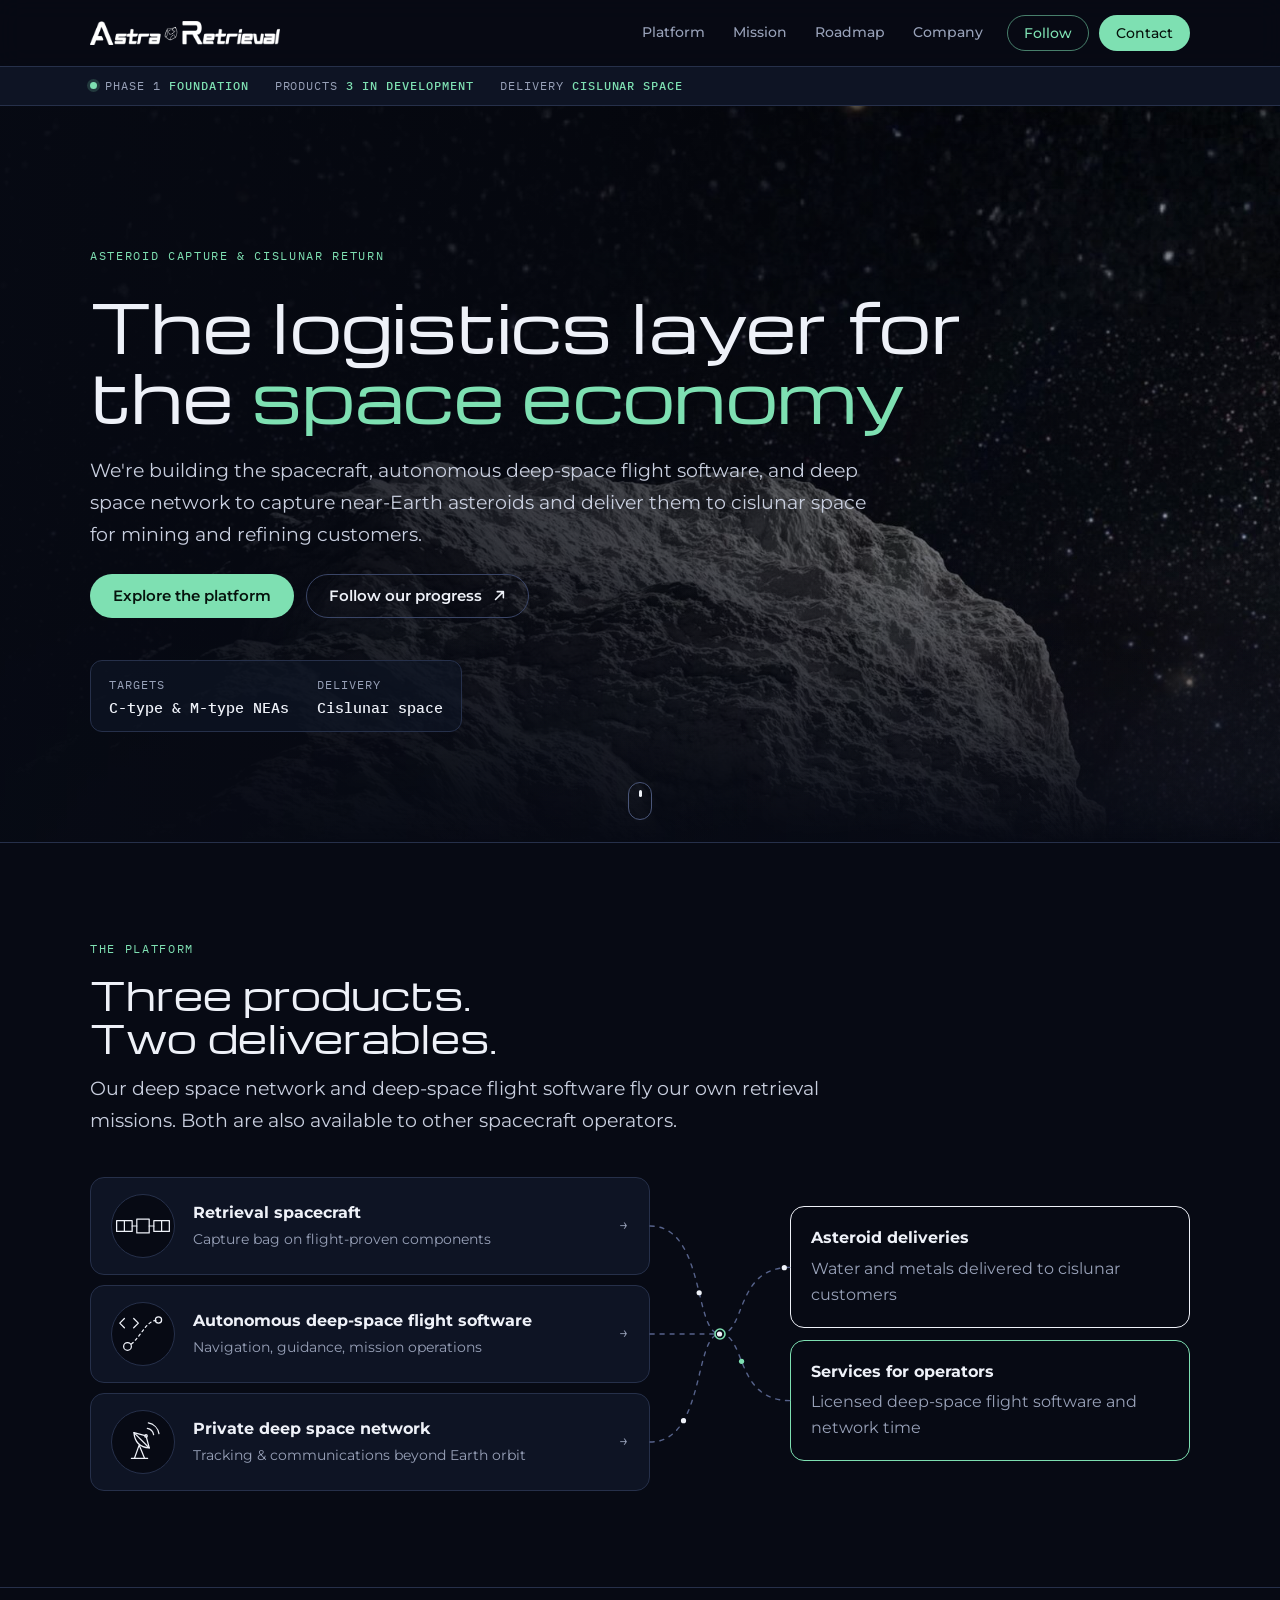
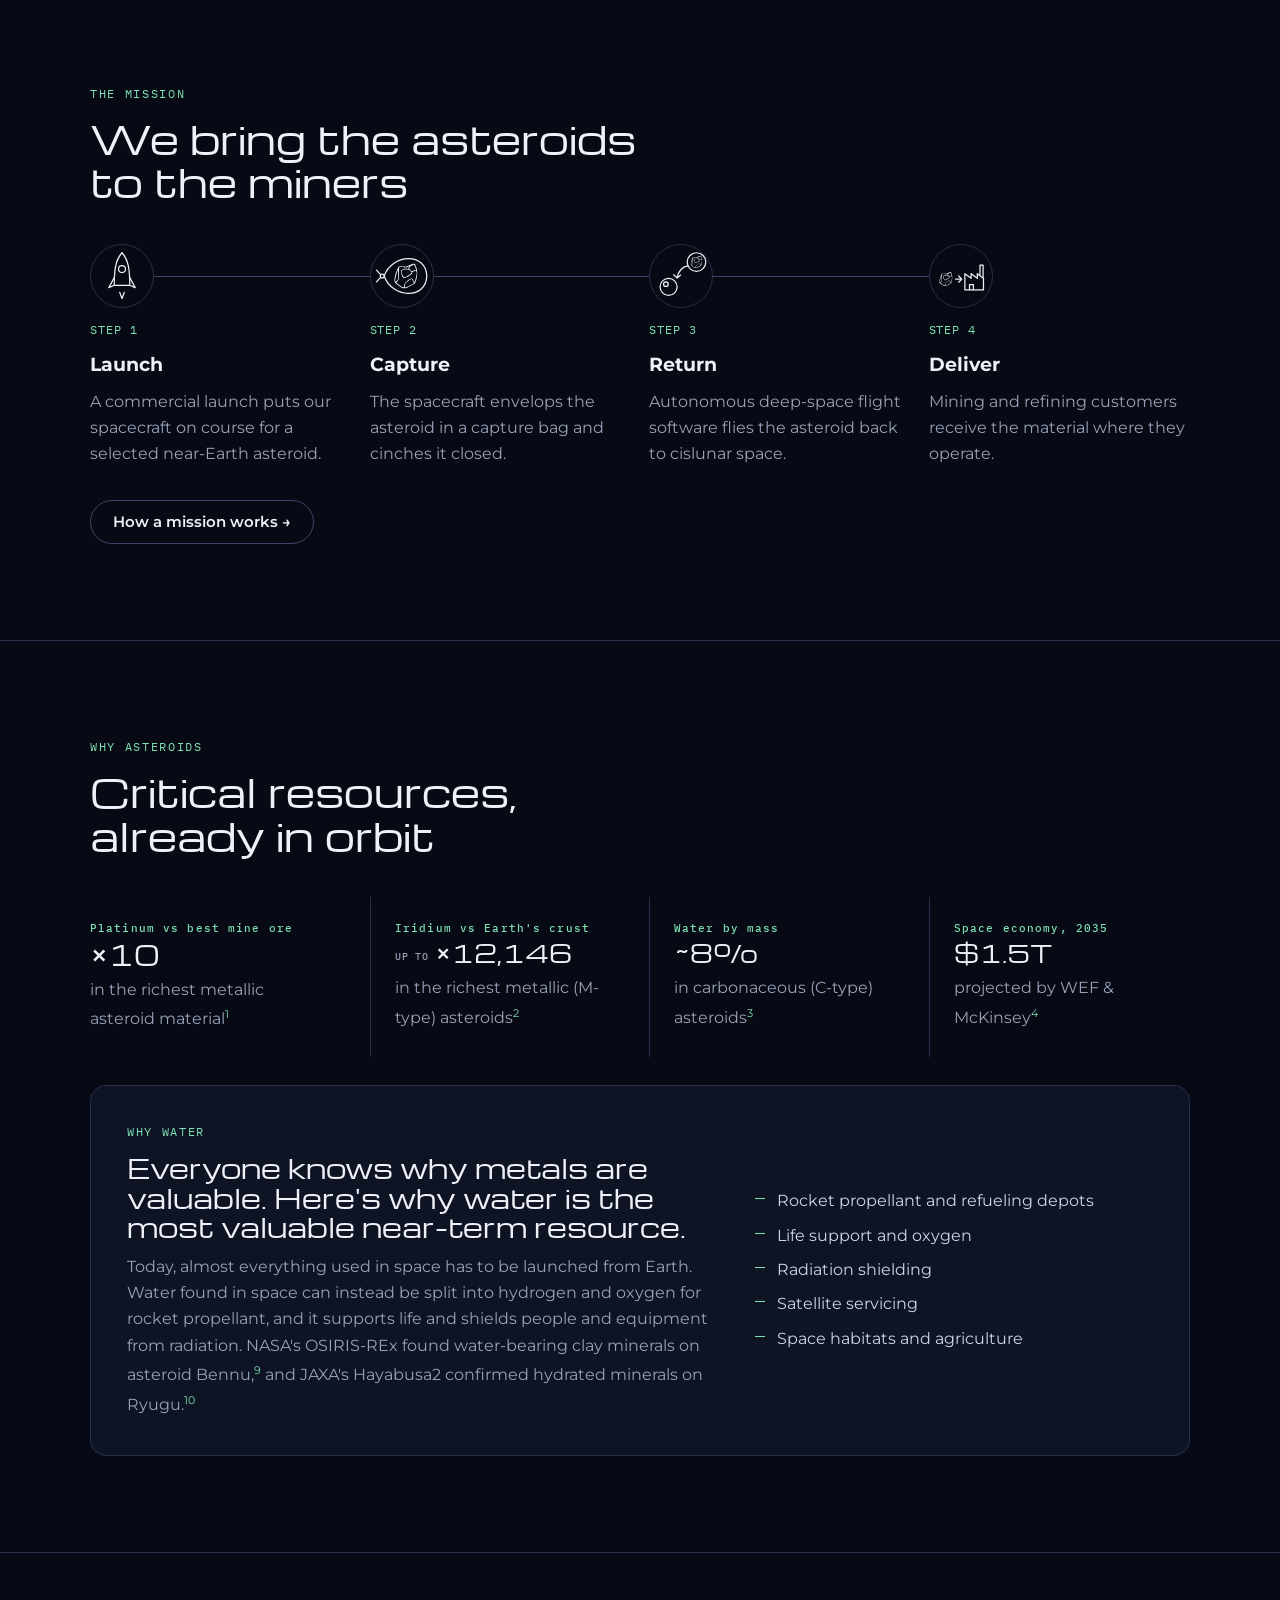
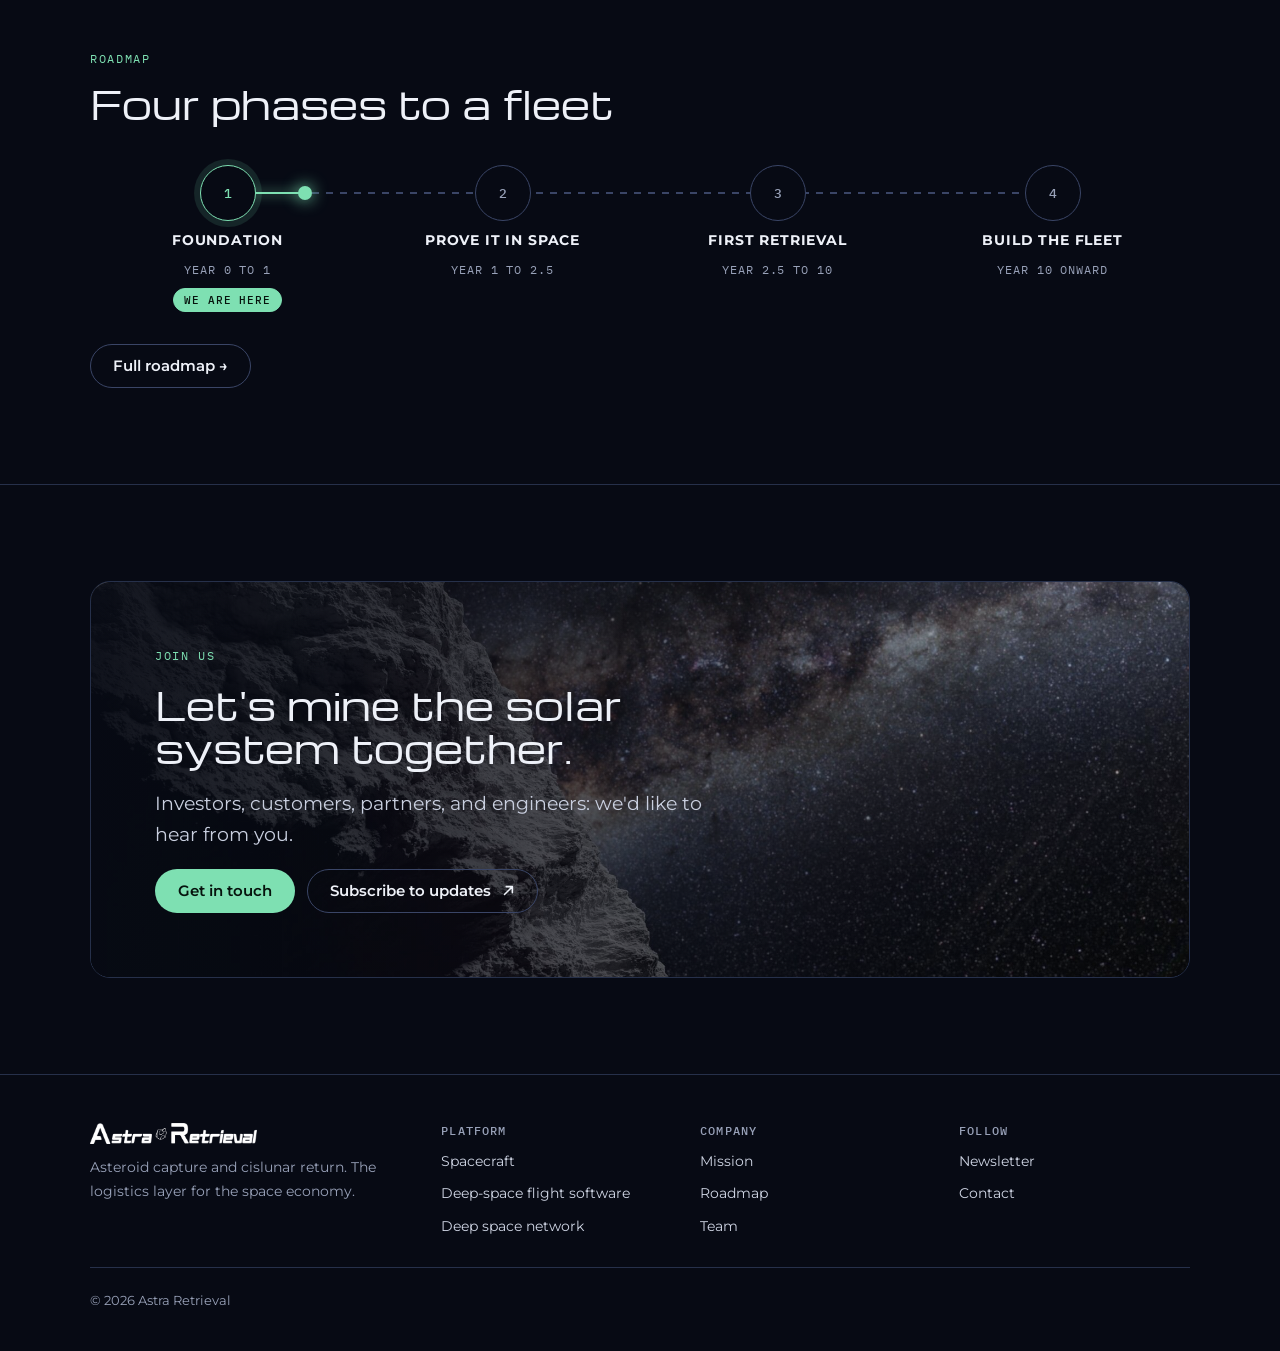
<file: index.html>
<!doctype html>
<html lang="en">
<head>
  <meta charset="utf-8">
  <meta name="viewport" content="width=device-width, initial-scale=1, viewport-fit=cover">
  <title>Astra Retrieval – Asteroid Capture &amp; Cislunar Return</title>
  <meta name="description" content="Astra Retrieval captures water- and metal-rich asteroids and delivers them to cislunar space, with capture spacecraft, autonomous deep-space flight software, and a private deep space network.">
  <meta name="theme-color" content="#070a14">

  <meta property="og:type" content="website">
  <meta property="og:title" content="Astra Retrieval – Asteroid Capture &amp; Cislunar Return">
  <meta property="og:description" content="We bring the asteroids to the miners. Astra Retrieval captures water- and metal-rich asteroids and delivers them to cislunar space.">
  <meta property="og:image" content="assets/img/og-image.jpg">
  <meta name="twitter:card" content="summary_large_image">

  <link rel="icon" href="favicon.ico" sizes="any">
  <link rel="icon" href="assets/img/favicon.png" type="image/png">
  <link rel="apple-touch-icon" href="assets/img/apple-touch-icon.png">

  <link rel="preconnect" href="https://fonts.googleapis.com">
  <link rel="preconnect" href="https://fonts.gstatic.com" crossorigin>
  <link rel="stylesheet" href="https://fonts.googleapis.com/css2?family=Michroma&family=Montserrat:wght@400;500;600;700&family=IBM+Plex+Mono:wght@400;500&display=swap">
  <link rel="stylesheet" href="assets/css/styles.css">
</head>
<body>

<!-- shared asteroid glyph, traced from the Astra Retrieval logo -->
<svg width="0" height="0" style="position:absolute" aria-hidden="true" focusable="false">
  <symbol id="glyph" viewBox="0 0 557 600"><path fill-rule="evenodd" d="M 470.3 1.5 C 446.4 5.8,400.9 24,320.1 61.7 C 298.4 71.7,279.9 80,279 80 C 278.1 80,265.7 77.3,251.6 74 C 170.2 55.1,135 55.4,112.7 75.1 C 81.8 102.2,17.3 276.6,2.5 372.5 C 0 388.8,-0.6 413.9,1.3 423.9 C 5.1 443.4,16.3 458.5,46 483.9 C 128.5 554.5,200.1 595.9,246.2 599.7 C 262.5 601,282.4 594.5,325.5 573.6 C 387.5 543.5,487 487.9,497.5 477.5 C 505.2 469.7,527.1 394.6,544.4 316.5 C 559 250.7,560.1 227.3,550.4 187 C 545.1 165,542.1 149.9,540.4 136.2 C 538.4 119.4,534.2 106.4,522.8 81.7 C 513.9 62.1,504 31.3,504 22.8 C 504 4.5,492.8 -2.6,470.3 1.5 M 457.5 28.3 C 436 36.3,390.5 66.3,372.9 84.1 C 349.9 107.2,353.7 126.4,388 161.1 C 405.3 178.5,411.2 181.5,428 181.5 C 439.1 181.4,439.9 181.3,453 176.6 C 484.4 165.5,497.2 163,510.2 165.4 C 522.7 167.8,523.7 166.5,521.4 150.8 C 515.7 111.9,487 46.9,472.5 40.1 C 467.6 37.8,467.2 36.5,469.6 31.9 C 472.8 25.6,468.3 24.3,457.5 28.3 M 345 72.3 C 339.2 74.7,328 79.7,320 83.5 C 294.4 95.4,288.6 97.3,277.5 97.2 C 269.6 97.2,264.2 96.1,231 88.6 C 203.1 82.2,190 80.5,166.5 80.5 C 140.4 80.5,130.5 82.7,123 90.1 C 116.1 97.1,115.8 103.2,115.3 249.1 L 114.9 377.7 96.3 401.6 C 65.3 441.5,54 457.2,54 460.1 C 54 461.3,104.8 503.2,120.5 515 C 154.9 540.8,190.4 561.8,212 569 C 230.7 575.3,232.3 573.5,237.5 540.5 C 247.5 476.7,248 475.8,284.6 441.9 C 350 381.5,384.3 358.9,411 358.8 C 429.9 358.7,436.1 364.6,454.5 400.1 C 471.2 432.1,484.3 452.7,487.3 451.7 C 491.1 450.5,520.3 340.2,532 283.1 C 538.1 253.4,539.6 229,536.5 211.7 C 530.1 175.7,503.2 169.1,456.5 191.9 C 434.5 202.7,429.1 210.7,425 238.3 C 423.7 246.6,423.4 247.5,419.3 252.1 C 401.4 271.9,315.1 325,277.2 339.4 C 231.4 356.9,209.9 347.4,187 299.8 C 171.2 267,162.8 231.6,162.6 197.5 C 162.5 177.7,163.6 174.6,176.1 162.1 C 204 134,241.9 124.9,311.5 129.7 C 329.8 131,336.4 130.5,338.1 127.8 C 338.6 127.1,338.7 123,338.3 118.8 C 337.4 107.4,341.9 96.6,355.6 77.1 C 362.8 66.9,360.5 65.9,345 72.3 M 257 145.1 C 202.7 150.7,176.7 170.3,176.8 206 C 176.9 225.8,185.9 256,200.6 285.3 C 223.7 331.2,239 337.5,280.1 318.2 C 299.7 309,346.6 281.9,372 265.1 C 397.1 248.5,405.7 238.3,411.5 218.1 C 415.7 203.8,414.4 201,400 192.9 C 387.3 185.8,380 180.1,364.9 165.3 C 348.3 149.1,345.6 147.5,331.6 145.4 C 321.3 143.8,271.3 143.7,257 145.1 M 85.2 162.8 C 71.6 192.3,41.5 293.7,31.6 343.1 C 25.7 372.5,23.1 405,25.5 416.7 C 27.1 424,32.4 443.6,33 444.3 C 33.7 445.1,50.2 427.7,83.4 391.2 L 98.3 374.8 97.1 337.2 C 93.6 222.5,90.6 156,89 156 C 88.6 156,86.9 159,85.2 162.8 M 397.2 376 C 369.1 390.1,320.5 426.7,289.8 457 C 267.9 478.7,263.8 485.8,260.5 508 C 256.9 531.5,254.7 576.1,256.9 578.3 C 260.6 582,311.3 559.3,373.5 525.9 C 389.5 517.4,468.7 473.4,469.9 472.4 C 471.1 471.4,443.6 412,434.9 396.7 C 427.3 383.4,415 371,409.4 371 C 408.2 371,402.7 373.2,397.2 376"/></symbol>
</svg>

<header class="bar">
  <div class="wrap">
    <a href="#home" class="logo" aria-label="Astra Retrieval home"><img src="assets/img/logo-wordmark.png" alt="Astra Retrieval" width="190" height="24"></a>
    <button class="menu-btn" id="menu-btn" aria-expanded="false" aria-controls="nav">Menu</button>
    <nav class="nav" id="nav" aria-label="Main">
      <a href="#platform">Platform</a>
      <a href="#mission">Mission</a>
      <a href="#roadmap">Roadmap</a>
      <a href="#company">Company</a>
      <a href="https://medium.com/astra-retrieval/newsletters/astra-retrieval-updates" class="btn btn-follow" target="_blank" rel="noopener">Follow</a>
      <a href="#contact" class="btn btn-solid">Contact</a>
    </nav>
  </div>
</header>
<div class="status" aria-label="Company status">
  <div class="wrap mono">
    <span><span class="dot"></span>Phase 1 <b>Foundation</b></span>
    <span>Products <b>3 in development</b></span>
    <span>Delivery <b>Cislunar space</b></span>
  </div>
</div>

<main>
<!-- ============================== HOME ============================== -->
<section class="view" data-view="home">
  <div class="hero">
    <div class="hero-photo" aria-hidden="true"></div>
    <div class="hero-shade" aria-hidden="true"></div>
    <div class="wrap">
      <p class="eyebrow">Asteroid capture &amp; cislunar return</p>
      <h1 class="d1">The logistics layer for the <em>space economy</em></h1>
      <p class="lead">We're building the spacecraft, autonomous deep-space flight software, and deep space network to capture near-Earth asteroids and deliver them to cislunar space for mining and refining customers.</p>
      <div class="row">
        <a class="btn btn-solid" href="#platform">Explore the platform</a>
        <a class="btn btn-line" href="https://medium.com/astra-retrieval/newsletters/astra-retrieval-updates" target="_blank" rel="noopener">Follow our progress <svg viewBox="0 0 16 16"><path d="M6 3h7v7M13 3 4 12"/></svg></a>
      </div>
      <div class="readout mono" aria-label="Mission at a glance">
        <div>Targets<span class="v">C-type &amp; M-type NEAs</span></div>
        <div>Delivery<span class="v">Cislunar space</span></div>
      </div>
    </div>
    <a class="cue" href="#platform-teaser" aria-label="Scroll down"></a>
  </div>

  <section class="sec" id="platform-teaser">
    <div class="wrap">
      <div class="sec-head">
        <p class="eyebrow">The platform</p>
        <h2 class="d2">Three products. Two deliverables.</h2>
        <p class="lead">Our deep space network and deep-space flight software fly our own retrieval missions. Both are also available to other spacecraft operators.</p>
      </div>
      <div class="stack">
        <div class="layers">
          <a class="layer" href="#spacecraft"><svg class="ico" viewBox="-40 -40 80 80" aria-hidden="true"><rect x="-8" y="-9" width="16" height="18"/><rect x="-34" y="-7" width="20" height="14"/><rect x="14" y="-7" width="20" height="14"/><path d="M-14 0 H-8 M8 0 H14 M-24 -7 V7 M24 -7 V7"/></svg><span><strong>Retrieval spacecraft</strong><small>Capture bag on flight-proven components</small></span><span class="arrow">→</span></a>
          <a class="layer" href="#software"><svg class="ico" viewBox="-40 -40 80 80" aria-hidden="true"><circle cx="-20" cy="16" r="5"/><path d="M-15 13 C 0 0 4 -18 20 -18" stroke-dasharray="3 4"/><circle cx="20" cy="-18" r="4"/><path d="M-24 -20 L-30 -14 L-24 -8 M-12 -20 L-6 -14 L-12 -8"/></svg><span><strong>Autonomous deep-space flight software</strong><small>Navigation, guidance, mission operations</small></span><span class="arrow">→</span></a>
          <a class="layer" href="#network"><svg class="ico" viewBox="-40 -40 80 80" aria-hidden="true"><path d="M8.1 7.7 Q -10.2 6.2 -11.7 -12.1 Z"/><path d="M8.1 7.7 L3.9 -7.9 L-11.7 -12.1"/><circle cx="3.9" cy="-7.9" r="1.6"/><path d="M5.6 -17.7 A 10 10 0 0 1 13.7 -9.6 M6.9 -24.6 A 17 17 0 0 1 20.6 -10.9"/><path d="M-5 4 L-11 21 M-5 4 L2 21 M-15 21 H6"/></svg><span><strong>Private deep space network</strong><small>Tracking &amp; communications beyond Earth orbit</small></span><span class="arrow">→</span></a>
        </div>
        <div class="flow" aria-hidden="true">
          <svg class="flow-svg">
            <g class="rails"><path id="fl-0"/><path id="fl-1"/><path id="fl-2"/><path id="fl-3"/><path id="fl-4"/></g>
            <g class="draw"><path/><path/><path/><path/><path/></g>
            <circle class="hub" r="5"/>
            <g class="dots">
              <circle r="2.6"><animateMotion dur="2.6s" begin="0s" repeatCount="indefinite"><mpath href="#fl-0"/></animateMotion></circle>
              <circle r="2.6"><animateMotion dur="2.6s" begin="-.9s" repeatCount="indefinite"><mpath href="#fl-1"/></animateMotion></circle>
              <circle r="2.6"><animateMotion dur="2.6s" begin="-1.7s" repeatCount="indefinite"><mpath href="#fl-2"/></animateMotion></circle>
              <circle r="2.6" class="d-out"><animateMotion dur="2.2s" begin="-.4s" repeatCount="indefinite"><mpath href="#fl-3"/></animateMotion></circle>
              <circle r="2.6" class="d-sell"><animateMotion dur="2.2s" begin="-1.3s" repeatCount="indefinite"><mpath href="#fl-4"/></animateMotion></circle>
            </g>
          </svg>
        </div>
        <div class="outputs">
          <div class="out"><strong>Asteroid deliveries</strong><span class="dim">Water and metals delivered to cislunar customers</span></div>
          <div class="out sell"><strong>Services for operators</strong><span class="dim">Licensed deep-space flight software and network time</span></div>
        </div>
      </div>
    </div>
  </section>

  <section class="sec">
    <div class="wrap">
      <div class="sec-head">
        <p class="eyebrow">The mission</p>
        <h2 class="d2">We bring the asteroids to the miners</h2>
      </div>
      <ol class="steps" style="list-style:none;padding:0;margin:0">
        <li class="step" style="--i: 0"><svg class="ico" viewBox="-40 -40 80 80" aria-hidden="true"><path d="M0 -30 C 9 -20 10 -6 10 12 H -10 C -10 -6 -9 -20 0 -30 Z"/><circle cx="0" cy="-9" r="4.5"/><path d="M-10 2 L-17 15 L-10 12 M10 2 L17 15 L10 12 M-3 21 L0 29 L3 21"/></svg><span class="mono">Step 1</span><h3 class="d3">Launch</h3><p class="dim">A commercial launch puts our spacecraft on course for a selected near-Earth asteroid.</p></li>
        <li class="step" style="--i: 1"><svg class="ico" viewBox="-40 -40 80 80" aria-hidden="true"><use href="#glyph" x="-10" y="-16.2" width="30" height="32.3"/><path d="M-23 0 C -13 -29 31 -31 32 0 C 31 31 -13 29 -23 0"/><circle cx="-25.5" cy="0" r="2.5"/><path d="M-27.5 1.8 L-33 7.5 M-27.5 -1.8 L-33 -7.5"/></svg><span class="mono">Step 2</span><h3 class="d3">Capture</h3><p class="dim">The spacecraft envelops the asteroid in a capture bag and cinches it closed.</p></li>
        <li class="step" style="--i: 2"><svg class="ico" viewBox="-40 -40 80 80" aria-hidden="true"><circle cx="-16" cy="14" r="11"/><circle cx="-19.5" cy="10.5" r="3"/><use href="#glyph" x="12.5" y="-26.2" width="15" height="16.2"/><circle cx="20" cy="-18" r="12"/><path d="M8.5 -13 C 2 -12 -4 -6 -5 2.5 M-5 2.5 L-9.5 -1.5 M-5 2.5 L-0.5 -1.2"/></svg><span class="mono">Step 3</span><h3 class="d3">Return</h3><p class="dim">Autonomous deep-space flight software flies the asteroid back to cislunar space.</p></li>
        <li class="step" style="--i: 3"><svg class="ico" viewBox="-40 -40 80 80" aria-hidden="true"><use href="#glyph" x="-28" y="-5.2" width="17" height="18.3"/><path d="M-7 4 H1 M1 4 L-3 0 M1 4 L-3 8"/><path d="M5 18 V-3 L13 3 V-3 L21 3 V-3 L29 3 V18 Z"/><path d="M24.5 -1 V-14 H28.5 V2 M11 18 V11 H16 V18"/></svg><span class="mono">Step 4</span><h3 class="d3">Deliver</h3><p class="dim">Mining and refining customers receive the material where they operate.</p></li>
      </ol>
      <p style="margin-top:32px"><a class="btn btn-line" href="#mission">How a mission works →</a></p>
    </div>
  </section>

  <section class="sec">
    <div class="wrap">
      <div class="sec-head">
        <p class="eyebrow">Why asteroids</p>
        <h2 class="d2">Critical resources, already in orbit</h2>
      </div>
      <div class="grid g4">
        <div class="stat"><p class="num"><small>Platinum vs best mine ore</small>×<span class="count" data-to="13">13</span></p><p class="dim">in the richest metallic asteroid material<sup><a href="#src">1</a></sup></p></div>
        <div class="stat"><p class="num"><small>Iridium vs Earth's crust</small><span class="pre">up to</span>×<span class="count" data-to="15000">15,000</span></p><p class="dim">in the richest metallic (M-type) asteroids<sup><a href="#src">2</a></sup></p></div>
        <div class="stat"><p class="num"><small>Water by mass</small>~<span class="count" data-to="10">10</span>%</p><p class="dim">in carbonaceous (C-type) asteroids<sup><a href="#src">3</a></sup></p></div>
        <div class="stat"><p class="num"><small>Space economy, 2035</small>$<span class="count" data-to="1.8" data-dec="1">1.8</span>T</p><p class="dim">projected by WEF &amp; McKinsey<sup><a href="#src">4</a></sup></p></div>
      </div>
      <div class="card water">
        <div class="grid" style="gap:12px">
          <p class="eyebrow">Why water</p>
          <h3 class="d2" style="font-size:clamp(1.2rem,2.4vw,1.6rem)">Everyone knows why metals are valuable. Here's why water is the most valuable near-term resource.</h3>
          <p class="dim">Today, almost everything used in space has to be launched from Earth. Water found in space can instead be split into hydrogen and oxygen for rocket propellant, and it supports life and shields people and equipment from radiation. NASA's OSIRIS-REx found water-bearing clay minerals on asteroid Bennu,<sup><a href="#src">9</a></sup> and JAXA's Hayabusa2 confirmed hydrated minerals on Ryugu.<sup><a href="#src">10</a></sup></p>
        </div>
        <ul class="ticks">
          <li>Rocket propellant and refueling depots</li>
          <li>Life support and oxygen</li>
          <li>Radiation shielding</li>
          <li>Satellite servicing</li>
          <li>Space habitats and agriculture</li>
        </ul>
      </div>
    </div>
  </section>

  <section class="sec">
    <div class="wrap">
      <div class="sec-head">
        <p class="eyebrow">Roadmap</p>
        <h2 class="d2">Four phases to a fleet</h2>
      </div>
      <div class="track"><span class="comet" aria-hidden="true"></span>
        <div class="ms now"><span class="node">1</span><strong>Foundation</strong><p class="mono yr">Year 0 to 1</p><span class="chip now">We are here</span></div>
        <div class="ms"><span class="node">2</span><strong>Prove it in space</strong><p class="mono yr">Year 1 to 2.5</p></div>
        <div class="ms"><span class="node">3</span><strong>First retrieval</strong><p class="mono yr">Year 2.5 to 10</p></div>
        <div class="ms"><span class="node">4</span><strong>Build the fleet</strong><p class="mono yr">Year 10 onward</p></div>
      </div>
      <p style="margin-top:32px"><a class="btn btn-line" href="#roadmap">Full roadmap →</a></p>
    </div>
  </section>

  <section class="sec">
    <div class="wrap">
      <div class="banner">
        <div class="bg" aria-hidden="true"></div>
        <div class="in">
          <p class="eyebrow">Join us</p>
          <h2 class="d2">Let's mine the solar system together.</h2>
          <p class="lead">Investors, customers, partners, and engineers: we'd like to hear from you.</p>
          <div class="row"><a class="btn btn-solid" href="#contact">Get in touch</a><a class="btn btn-line" href="https://medium.com/astra-retrieval/newsletters/astra-retrieval-updates" target="_blank" rel="noopener">Subscribe to updates <svg viewBox="0 0 16 16"><path d="M6 3h7v7M13 3 4 12"/></svg></a></div>
        </div>
      </div>
    </div>
  </section>
</section>

<!-- ============================== PLATFORM ============================== -->
<section class="view" data-view="platform">
  <div class="page-head"><div class="wrap">
    <p class="mono">Platform <b>· 3 products in development</b></p>
    <h1 class="d1">Everything a retrieval mission needs</h1>
    <p class="lead">We build the whole chain ourselves: the spacecraft that captures the asteroid, the deep-space flight software that flies it, and the ground network that keeps it in contact. Two of the three are open to other operators.</p>
  </div></div>

  <section class="sec" id="spacecraft"><div class="wrap product">
    <div class="grid" style="gap:16px">
      <span class="chip dev">In development</span>
      <p class="eyebrow">Hardware</p>
      <h2 class="d2">Retrieval spacecraft</h2>
      <p class="lead">We build our spacecraft around flight-proven commercial components, and design in house everything else needed to complete a deep-space asteroid capture mission.</p>
      <ul class="ticks">
        <li>Flight-proven commercial bus, ion propulsion, and attitude control</li>
        <li>In-house designs for what a capture mission needs, including the capture bag that envelops and cinches around the asteroid</li>
        <li>Tows the captured asteroid to cislunar space</li>
      </ul>
      <p class="uses"><span>Flies our retrieval missions</span></p>
    </div>
    <div class="art"><svg viewBox="0 0 400 300" aria-hidden="true">
      <rect x="92" y="136" width="30" height="28"/><rect x="50" y="141" width="36" height="18"/><rect x="128" y="141" width="36" height="18"/>
      <path d="M86 150 H92 M122 150 H128 M62 141 V159 M74 141 V159 M140 141 V159 M152 141 V159"/>
      <path d="M164 150 C 210 80 330 86 334 150 C 330 214 210 220 164 150"/>
      <path d="M164 150 C 215 120 300 120 334 150 M164 150 C 215 180 300 180 334 150" stroke="#3a4566"/>
      <use class="use-glyph" href="#glyph" x="242" y="118" width="60" height="64.6"/>
      <text x="50" y="250">CAPTURE BAG · DEPLOYED</text>
    </svg></div>
  </div></section>

  <section class="sec" id="software"><div class="wrap product">
    <div class="grid" style="gap:16px">
      <span class="chip dev">In development</span>
      <p class="eyebrow">Deep-space software</p>
      <h2 class="d2">Autonomous deep-space flight</h2>
      <p class="lead">Far from Earth, every command arrives minutes late. Our deep-space flight software lets a mission be simulated in full before launch, then flies the trajectory, rendezvous, and capture on board, adapting in real time as conditions change in flight.</p>
      <ul class="ticks">
        <li>Full mission simulation before launch</li>
        <li>On-board navigation and guidance that adapts in real time</li>
        <li>Autonomous rendezvous with a tumbling target</li>
        <li>Mission operations with minimal ground intervention</li>
      </ul>
      <p class="uses"><span>Flies our spacecraft</span><span class="sell">Licensed to other operators</span></p>
    </div>
    <div class="art"><svg viewBox="0 0 400 300" aria-hidden="true">
      <circle cx="80" cy="220" r="28"/><text x="58" y="270">EARTH</text>
      <path d="M106 208 C 180 180 230 80 330 76"/>
      <path d="M106 208 C 210 240 300 160 332 86" stroke="#3a4566" stroke-dasharray="3 6"/>
      <use class="use-glyph" href="#glyph" x="322" y="58" width="26" height="28"/>
      <circle cx="226" cy="132" r="5" fill="var(--mint)" stroke="none"/>
      <text x="236" y="150">REPLAN · ON BOARD</text>
    </svg></div>
  </div></section>

  <section class="sec" id="network"><div class="wrap product">
    <div class="grid" style="gap:16px">
      <span class="chip dev">In development</span>
      <p class="eyebrow">Infrastructure</p>
      <h2 class="d2">Private deep space network</h2>
      <p class="lead">Ground stations spread around the globe, so spacecraft far beyond Earth orbit always have a station in view. We are also building the network to be capable of radio astronomy, with observing time available to universities and observatories.</p>
      <ul class="ticks">
        <li>Tracking, telemetry, and command for deep-space craft</li>
        <li>Capacity for our fleet as it grows</li>
        <li>Radio astronomy observing time for universities and observatories</li>
        <li>Network time offered as a service</li>
      </ul>
      <p class="uses"><span>Supports our missions</span><span class="sell">Open to customers</span></p>
    </div>
    <div class="art"><svg viewBox="0 0 400 300" aria-hidden="true">
      <circle cx="130" cy="170" r="70"/>
      <path d="M130 100 V86 M68 200 L54 208 M192 200 L206 208"/>
      <circle cx="130" cy="82" r="5"/><circle cx="50" cy="210" r="5"/><circle cx="210" cy="210" r="5"/>
      <path class="sig" d="M134 80 L340 54 M214 206 L342 62"/>
      <rect x="334" y="44" width="18" height="18"/>
      <text x="384" y="250" text-anchor="end">ALWAYS A STATION IN VIEW</text>
    </svg></div>
  </div></section>

  <section class="sec"><div class="wrap">
    <div class="card cta-card">
      <div class="grid" style="gap:8px"><h2 class="d3">Operating a spacecraft beyond Earth orbit?</h2><p class="dim">Tell us about your mission. We're talking to early users of the deep-space flight software and network.</p></div>
      <a class="btn btn-solid" href="#contact">Register interest</a>
    </div>
  </div></section>
</section>

<!-- ============================== MISSION ============================== -->
<section class="view" data-view="mission">
  <div class="page-head"><div class="wrap">
    <p class="mono">Mission <b>· Asteroid capture &amp; cislunar return</b></p>
    <h1 class="d1">Own the logistics, not the mining</h1>
    <p class="lead">We focus on capture and transport. Miners and refiners get water-rich and metal-rich asteroids delivered to cislunar space, without flying years into deep space to find them. This reduces capital expenditure and risk for miners, since they don't have to depend on a single mission.</p>
  </div></div>

  <section class="sec"><div class="wrap">
    <div class="sec-head"><p class="eyebrow">How a mission works</p><h2 class="d2">Four steps</h2></div>
    <div class="grid g4">
      <div class="card"><span class="mono">Step 1</span><h3 class="d3">Locate</h3><p class="dim">Spectroscopy surveys identify high-value near-Earth asteroids with favourable orbits.</p></div>
      <div class="card"><span class="mono">Step 2</span><h3 class="d3">Capture</h3><p class="dim">The spacecraft rendezvous with the asteroid and envelops it in the capture bag.</p></div>
      <div class="card"><span class="mono">Step 3</span><h3 class="d3">Transport</h3><p class="dim">Ion propulsion and autonomous navigation carry it to cislunar space.</p></div>
      <div class="card"><span class="mono">Step 4</span><h3 class="d3">Deliver</h3><p class="dim">Customers mine and refine. We own the logistics, not the processing.</p></div>
    </div>
  </div></section>

  <section class="sec"><div class="wrap">
    <div class="sec-head"><p class="eyebrow">Targets</p><h2 class="d2">Which asteroids we're after</h2><p class="lead">More than 40,000 near-Earth asteroids are catalogued.<sup><a href="#src" style="color:var(--mint);text-decoration:none;font-size:.7rem">5</a></sup> Two classes hold what the space economy needs most.</p></div>
    <div class="grid g2">
      <div class="card type"><span class="mono">Carbonaceous · most common</span><h3>C-type</h3><p class="dim">Dark, ancient bodies of clay, silicates, and carbon compounds. Rich in water, the most valuable near-term space resource: propellant, life support, and radiation shielding.</p><div class="tags"><span>Water</span><span>Carbon compounds</span><span>Clay silicates</span></div></div>
      <div class="card type"><span class="mono">Metallic</span><h3>M-type</h3><p class="dim">Thought to be exposed iron-nickel cores of early protoplanets. The primary target for platinum-group metals and rare earth metals.</p><div class="tags"><span>Iron-nickel</span><span>Platinum-group metals</span><span>Rare earths</span></div></div>
    </div>
  </div></section>

  <section class="sec"><div class="wrap grid g2" style="gap:clamp(28px,5vw,64px);align-items:start">
    <div class="grid" style="gap:14px"><p class="eyebrow">Why it matters</p><h2 class="d2">Concentrated supply on Earth</h2><p class="lead">Platinum-group metals and rare earths power EVs, fuel cells, electronics, and defence systems. Today their supply depends on a few countries.</p></div>
    <div class="card supply" style="gap:18px">
      <div class="bar-row" style="--k: 0"><span>South Africa</span><span class="b"><i style="width:70%"></i></span><span class="p">~<span class="count" data-to="70">70</span>%</span></div>
      <p class="dim" style="font-size:.82rem;margin-top:-10px">of platinum mine production<sup><a href="#src" style="color:var(--mint);text-decoration:none">6</a></sup></p>
      <div class="bar-row" style="--k: 1"><span>China</span><span class="b"><i style="width:69%"></i></span><span class="p"><span class="count" data-to="69">69</span>%</span></div>
      <p class="dim" style="font-size:.82rem;margin-top:-10px">of rare earth mine production<sup><a href="#src" style="color:var(--mint);text-decoration:none">7</a></sup></p>
      <div class="bar-row" style="--k: 2"><span>China</span><span class="b"><i style="width:91%"></i></span><span class="p">~<span class="count" data-to="91">91</span>%</span></div>
      <p class="dim" style="font-size:.82rem;margin-top:-10px">of rare earth refining<sup><a href="#src" style="color:var(--mint);text-decoration:none">8</a></sup></p>
    </div>
  </div></section>


  <section class="sec" id="src"><div class="wrap grid" style="gap:14px">
    <p class="eyebrow">Sources</p>
    <ol class="sources">
      <li>B. R. Blair, <a href="https://nss.org/wp-content/uploads/2023/05/Role-Of-Near-Earth-Asteroids-In-Long-Term-Platinum-Supply.pdf" target="_blank" rel="noopener">The Role of Near-Earth Asteroids in Long-Term Platinum Supply</a></li>
      <li>M. Ragheb, <a href="https://mragheb.com/NPRE%20402%20ME%20405%20Nuclear%20Power%20Engineering/Nuclear%20Asteroid%20Mining.pdf" target="_blank" rel="noopener">Nuclear Asteroid Mining</a>, University of Illinois course notes: up to ~60 ppm iridium in M-type asteroids vs ~0.001 ppm in Earth's crust. See also M. Elvis, <a href="https://arxiv.org/abs/1312.4450" target="_blank" rel="noopener">How Many Ore-Bearing Asteroids?</a></li>
      <li>M. R. Lee et al., <a href="https://onlinelibrary.wiley.com/doi/10.1111/maps.14099" target="_blank" rel="noopener">The water content of CM carbonaceous chondrite falls and finds</a>, 2023</li>
      <li>WEF &amp; McKinsey, <a href="https://www.weforum.org/publications/space-the-1-8-trillion-opportunity-for-global-economic-growth/" target="_blank" rel="noopener">Space: The $1.8 Trillion Opportunity</a>, 2024</li>
      <li>NASA JPL CNEOS, <a href="https://cneos.jpl.nasa.gov/stats/" target="_blank" rel="noopener">Discovery Statistics</a></li>
      <li>USGS, <a href="https://pubs.usgs.gov/periodicals/mcs2026/mcs2026-platinum-group.pdf" target="_blank" rel="noopener">Mineral Commodity Summaries 2026: Platinum-Group Metals</a></li>
      <li>USGS, <a href="https://pubs.usgs.gov/periodicals/mcs2026/mcs2026-rare-earths.pdf" target="_blank" rel="noopener">Mineral Commodity Summaries 2026: Rare Earths</a></li>
      <li>IEA, <a href="https://www.iea.org/reports/rare-earth-elements/executive-summary" target="_blank" rel="noopener">Rare Earth Elements</a></li>
      <li>NASA, <a href="https://www.nasa.gov/news-release/nasas-bennu-asteroid-sample-contains-carbon-water" target="_blank" rel="noopener">NASA's Bennu Asteroid Sample Contains Carbon, Water</a>, 2023</li>
      <li>T. Nakamura et al., <a href="https://www.science.org/doi/10.1126/science.abn8671" target="_blank" rel="noopener">Formation and evolution of carbonaceous asteroid Ryugu</a>, Science, 2022</li>
    </ol>
  </div></section>
</section>

<!-- ============================== ROADMAP ============================== -->
<section class="view" data-view="roadmap">
  <div class="page-head"><div class="wrap">
    <p class="mono">Roadmap <b>· Currently in Phase 1</b></p>
    <h1 class="d1">From foundation to fleet</h1>
    <p class="lead">Four phases take us from our first designs to a fleet returning one asteroid every month. Each one advances all three products.</p>
  </div></div>
  <section class="sec"><div class="wrap grid" style="gap:40px">
    <div class="track"><span class="comet" aria-hidden="true"></span>
      <div class="ms now"><span class="node">1</span><strong>Foundation</strong><p class="mono yr">Year 0 to 1</p><span class="chip now">We are here</span></div>
      <div class="ms"><span class="node">2</span><strong>Prove it in space</strong><p class="mono yr">Year 1 to 2.5</p></div>
      <div class="ms"><span class="node">3</span><strong>First retrieval</strong><p class="mono yr">Year 2.5 to 10</p></div>
      <div class="ms"><span class="node">4</span><strong>Build the fleet</strong><p class="mono yr">Year 10 onward</p></div>
    </div>
    <div class="grid g4">
        <div class="card phase-card now"><span class="mono">Phase 1 · Year 0 to 1</span><span class="chip now">We are here</span><h3 class="d3">Foundation</h3><p class="dim">We design 3D models of the spacecraft and simulate its flight profile on our in-house deep-space flight software. Then we build a physical prototype of the asteroid capture mechanism and test it.</p></div>
        <div class="card phase-card"><span class="mono">Phase 2 · Year 1 to 2.5</span><h3 class="d3">Prove it in space</h3><p class="dim">We launch a prototype of our capture spacecraft into orbit and test its operations in flight.</p></div>
        <div class="card phase-card"><span class="mono">Phase 3 · Year 2.5 to 10</span><h3 class="d3">First retrieval</h3><p class="dim">Our first capture mission flies out to an asteroid, captures it, and brings it home for our first delivery.</p></div>
        <div class="card phase-card"><span class="mono">Phase 4 · Year 10 onward</span><h3 class="d3">Build the fleet</h3><p class="dim">We scale up operations, adding spacecraft until we are returning one asteroid every month.</p></div>
    </div>
    <div class="grid" style="gap:10px">
      <div class="grid" style="gap:6px"><p class="eyebrow">By product</p><h2 class="d3">Three products, built together, each earning on its own timeline</h2><p class="dim" style="max-width:68ch">These timelines are our current predictions, not fixed dates. We share them to show how the company builds upon itself: the network and deep-space flight software we develop for our own missions start serving customers early, then carry our capture missions, so each phase grows the capabilities we can offer.</p></div>
      <div class="lanes"><table>
        <thead><tr><th>Product</th><th class="now">1 · Foundation <span class="yr">Year 0 to 1</span></th><th>2 · Prove it in space <span class="yr">Year 1 to 2.5</span></th><th>3 · First retrieval <span class="yr">Year 2.5 to 10</span></th><th>4 · Build the fleet <span class="yr">Year 10 onward</span></th></tr></thead>
        <tbody>
          <tr><td><strong>Private deep space network</strong><span class="sub">Tracking and communications</span></td><td class="now"><span class="mi"><span class="mm">Month 8</span>Design the network</span><span class="mi"><span class="mm">Month 10</span>Locate and secure a first site</span></td><td class="sell"><span class="rev">Revenue · month 14</span><span class="mi"><span class="mm">Month 14</span>First station online, begin to lease</span><span class="mi"><span class="mm">Month 24</span>Track our test mission</span><span class="mi"><span class="mm">Month 25</span>Grow station count</span></td><td class="sell"><span class="mi"><span class="mm">Month 36</span>Track our first mission</span><span class="earn">Earning</span></td><td class="sell"><span class="earn">Earning</span></td></tr>
          <tr><td><strong>Autonomous deep-space flight software</strong><span class="sub">Deep-space autonomy</span></td><td class="now"><span class="mi"><span class="mm">Month 6</span>In-house flight profile simulation</span><span class="mi"><span class="mm">Month 7</span>Begin build-out of the full deep-space software suite</span></td><td class="sell"><span class="mi"><span class="mm">Month 20</span>Flies on our prototype in orbit</span><span class="rev">Revenue · month 24</span><span class="mi"><span class="mm">Month 24</span>Sale of first deep-space software license</span><span class="mi"><span class="mm">Month 26</span>Continue to build out the deep-space software suite</span></td><td class="sell"><span class="earn">Earning</span></td><td class="sell"><span class="earn">Earning</span></td></tr>
          <tr><td><strong>Capture spacecraft</strong><span class="sub">Asteroid retrieval</span></td><td class="now"><span class="mi"><span class="mm">Month 4</span>3D models and flight simulations</span><span class="mi"><span class="mm">Month 8</span>Build capture prototype and test</span></td><td><span class="mi"><span class="mm">Month 20</span>Launch orbital test</span></td><td><span class="mi"><span class="mm">Month 36</span>Launch first asteroid capture mission</span><span class="mi"><span class="mm">Year 10</span>Deliver first captured asteroid</span></td><td class="sell"><span class="rev">Revenue · year 10</span><span class="mi"><span class="mm">Year 10, month 1</span>Begin scaling up asteroid retrieval missions</span><span class="earn">Earning</span></td></tr>
        </tbody>
      </table></div>
      <p class="legend"><span><i class="lg-build"></i>Building</span><span><i class="lg-earn"></i>Earning</span><span><i class="lg-rev"></i>Revenue begins</span></p>
    </div>
  </div></section>
</section>

<!-- ============================== COMPANY ============================== -->
<section class="view" data-view="company">
  <div class="page-head"><div class="wrap">
    <p class="mono">Company <b>· About us</b></p>
    <h1 class="d1">Protecting our planet. Expanding what's possible.</h1>
    <p class="lead">A sustainable supply of critical minerals for Earth and for the growing space economy, without the environmental damage of mining on Earth.</p>
  </div></div>
  <section class="sec"><div class="wrap grid g2">
    <div class="card"><p class="eyebrow">Protect Earth</p><p>Reduce the need for environmentally destructive mining and secure critical minerals sustainably.</p></div>
    <div class="card"><p class="eyebrow">Power the space economy</p><p>Supply materials for lunar and in-space industry, and enable long-term space infrastructure.</p></div>
  </div></section>
  <section class="sec"><div class="wrap">
    <div class="sec-head"><p class="eyebrow">How we build</p><h2 class="d2">Commercial-off-the-shelf first</h2><p class="lead">We use flight-proven components wherever they exist and spend engineering effort only on what's new: the capture bag, the deep-space flight software, and the network.</p></div>
    <div class="grid g4">
      <div class="card"><h3 class="d3">Lower cost</h3></div><div class="card"><h3 class="d3">Faster development</h3></div><div class="card"><h3 class="d3">Lower risk</h3></div><div class="card"><h3 class="d3">Simpler integration</h3></div>
    </div>
  </div></section>
  <section class="sec"><div class="wrap">
    <div class="sec-head"><p class="eyebrow">Team</p><h2 class="d2">The people building it</h2></div>
    <div class="grid g2">
      <div class="card person"><span class="avatar" aria-hidden="true">SH</span><div class="grid" style="gap:6px"><h3 class="d3">Stephen Hilton</h3><p class="role">Founder &amp; CEO</p><p class="dim">M.S. Aerospace Engineering, University of South Carolina. Novel 3D printing methods, robotic systems, software, and electronics.</p></div></div>
      <div class="card person"><span class="avatar" aria-hidden="true">JP</span><div class="grid" style="gap:6px"><h3 class="d3">John Paradise</h3><p class="role">Lead Engineer</p><p class="dim">M.S. Engineering Mechanics; B.S. Materials Science &amp; Engineering, Virginia Tech. Composites, robotics, and industrial manufacturing.</p></div></div>
    </div>
  </div></section>
  <section class="sec"><div class="wrap"><div class="card cta-card">
    <div class="grid" style="gap:8px"><p class="eyebrow">Careers</p><h2 class="d3">Want to work on deep-space autonomy, spacecraft, or ground systems?</h2><p class="dim">We're not hiring formally yet, but we'd like to meet engineers who want to build this.</p></div>
    <a class="btn btn-line" href="#contact">Introduce yourself</a>
  </div></div></section>
</section>

<!-- ============================== CONTACT ============================== -->
<section class="view" data-view="contact">
  <div class="page-head"><div class="wrap">
    <p class="mono">Contact <b>· We reply personally</b></p>
    <h1 class="d1">Let's talk</h1>
    <p class="lead">Whether you're an investor, a customer, a partner, or an engineer, email us at the address below. Every message reaches our founder.</p>
  </div></div>
  <section class="sec"><div class="wrap grid g3">
    <div class="card"><p class="eyebrow">Investors</p><h2 class="d3">Request more information</h2><p class="dim">Ask for our deck, learn more about the team and business, and set up a call with our founder and his team.</p></div>
    <div class="card"><p class="eyebrow">Customers &amp; partners</p><h2 class="d3">Deep-space software, network, or deliveries</h2><p class="dim">Operators interested in the deep-space flight software or network time, and future buyers of asteroid material.</p></div>
    <div class="card"><p class="eyebrow">Engineers</p><h2 class="d3">Help build it</h2><p class="dim">Deep-space autonomy, spacecraft hardware, and ground systems.</p></div>
  </div>
  <div class="wrap" style="margin-top:26px">
    <div class="email"><span class="mono">Email</span><code id="addr">Stephen.Hilton@AstraRetrieval.com</code><button class="copy" id="copy" type="button">Copy</button></div>
    <p class="dim" id="copied" role="status" style="font-size:.85rem;margin-top:8px;min-height:1.4em"></p>
  </div></section>
</section>
</main>

<footer>
  <div class="wrap">
    <div class="grid" style="gap:12px;align-content:start"><img src="assets/img/logo-wordmark.png" alt="Astra Retrieval" width="170" height="21" style="height:21px;width:auto"><p class="dim" style="font-size:.9rem;max-width:34ch">Asteroid capture and cislunar return. The logistics layer for the space economy.</p></div>
    <div><h4>Platform</h4><ul><li><a href="#spacecraft">Spacecraft</a></li><li><a href="#software">Deep-space flight software</a></li><li><a href="#network">Deep space network</a></li></ul></div>
    <div><h4>Company</h4><ul><li><a href="#mission">Mission</a></li><li><a href="#roadmap">Roadmap</a></li><li><a href="#company">Team</a></li></ul></div>
    <div><h4>Follow</h4><ul><li><a href="https://medium.com/astra-retrieval/newsletters/astra-retrieval-updates" target="_blank" rel="noopener">Newsletter</a></li><li><a href="#contact">Contact</a></li></ul></div>
    <p class="fine"><span>© 2026 Astra Retrieval</span></p>
  </div>
</footer>

<script src="assets/js/main.js"></script>
</body>
</html>
</file>
<file: assets/css/styles.css>
/* Astra Retrieval site styles */
[hidden] { display: none !important; }
/* Layout: a mission-control dossier. Every page opens with a mono status readout, then a bold
   Michroma headline; content sits on deep-space navy with hairline instrument rules and one mint signal colour. */
:root {
  --void: #070a14;      /* page */
  --hull: #0e1424;      /* raised surfaces */
  --hull-2: #141b30;
  --rule: #26304a;      /* hairlines */
  --text: #eef1f8;
  --dim: #98a1b8;
  --mint: #7ee0b2;      /* signal / accent */
  --mint-ink: #06130d;
  --gold: #d2a86c;      /* "planned" marks only */
  --display: "Michroma", "Eurostile", "Arial Black", sans-serif;
  --body: "Montserrat", system-ui, -apple-system, "Segoe UI", sans-serif;
  --mono: "IBM Plex Mono", ui-monospace, "SFMono-Regular", Menlo, monospace;
  --maxw: 1180px;
  color-scheme: dark;
}
* { box-sizing: border-box; }
html { scroll-behavior: smooth; }
@media (prefers-reduced-motion: reduce) { html { scroll-behavior: auto; } }
body { margin: 0; background: var(--void); color: var(--text); font: 400 16px/1.65 var(--body); -webkit-font-smoothing: antialiased; }
a { color: inherit; }
img { max-width: 100%; display: block; }
h1, h2, h3 { margin: 0; text-wrap: balance; }
p { margin: 0; }
.wrap { max-width: var(--maxw); margin: 0 auto; padding-inline: clamp(16px, 4vw, 40px); }
.mono { font-family: var(--mono); font-size: .76rem; letter-spacing: .08em; text-transform: uppercase; color: var(--dim); }
.mono b { color: var(--mint); font-weight: 500; }
.dim { color: var(--dim); }
:focus-visible { outline: 2px solid var(--mint); outline-offset: 3px; border-radius: 4px; }

/* type scale */
.d1 { font-family: var(--display); font-weight: 400; font-size: clamp(2rem, 5.4vw, 4.1rem); line-height: 1.08; letter-spacing: -.01em; }
.d2 { font-family: var(--display); font-weight: 400; font-size: clamp(1.45rem, 3.2vw, 2.35rem); line-height: 1.15; }
.d3 { font-family: var(--body); font-weight: 700; font-size: 1.2rem; line-height: 1.3; }
.lead { font-size: clamp(1.02rem, 1.6vw, 1.2rem); color: #c9cfdf; max-width: 62ch; }
.eyebrow { font-family: var(--mono); font-size: .74rem; letter-spacing: .14em; text-transform: uppercase; color: var(--mint); }

/* buttons */
.btn { display: inline-flex; align-items: center; gap: 10px; padding: 12px 22px; border-radius: 999px; font: 600 .92rem var(--body); text-decoration: none; border: 1px solid transparent; cursor: pointer; transition: background .2s, border-color .2s, transform .2s; }
.btn:hover { transform: translateY(-1px); }
.btn-solid { background: var(--mint); color: var(--mint-ink); }
.btn-solid:hover { background: #a3edcb; }
.btn-line { color: var(--text); border-color: #3a4566; background: transparent; }
.btn-line:hover { border-color: var(--text); }
.btn svg { width: 14px; height: 14px; fill: none; stroke: currentColor; stroke-width: 1.8; stroke-linecap: round; stroke-linejoin: round; }
.row { display: flex; flex-wrap: wrap; gap: 12px; }

/* top bar */
.bar { position: sticky; top: env(safe-area-inset-top, 0px); z-index: 20; background: rgba(7, 10, 20, .86); backdrop-filter: blur(12px); -webkit-backdrop-filter: blur(12px); border-bottom: 1px solid var(--rule); }
.bar .wrap { display: flex; align-items: center; justify-content: space-between; gap: 20px; min-height: 66px; }
.logo img { height: 24px; width: auto; }
.nav { display: flex; align-items: center; gap: 4px; }
.nav a { text-decoration: none; font-size: .88rem; font-weight: 500; color: var(--dim); padding: 8px 12px; border-radius: 999px; white-space: nowrap; }
.nav a:hover { color: var(--text); }
.nav a[aria-current="page"] { color: var(--text); background: var(--hull-2); }
.nav .btn { padding: 8px 16px; margin-left: 8px; }
.nav a.btn-solid, .nav a.btn-solid[aria-current="page"] { color: var(--mint-ink); background: var(--mint); }
.nav a.btn-solid:hover { background: #a3edcb; color: var(--mint-ink); }
.nav a.btn-follow { color: var(--mint); border-color: rgba(126,224,178,.55); }
.nav a.btn-follow:hover { color: var(--mint); border-color: var(--mint); background: rgba(126,224,178,.08); }
.nav .btn-follow + .btn { margin-left: 6px; }
.cta-card { grid-template-columns: minmax(0, 1fr) auto; align-items: center; gap: 20px; }
@media (max-width: 640px) { .cta-card { grid-template-columns: 1fr; } }
.menu-btn { display: none; background: none; border: 1px solid var(--rule); color: var(--text); border-radius: 999px; padding: 7px 14px; font: 600 .82rem var(--body); cursor: pointer; }
@media (max-width: 980px) {
  .menu-btn { display: block; }
  .nav { position: absolute; top: 100%; left: 0; right: 0; flex-direction: column; align-items: stretch; gap: 0; padding: 8px 16px 18px; background: var(--void); border-bottom: 1px solid var(--rule); }
  .nav:not(.open) { display: none; }
  .nav a { padding: 12px 6px; border-radius: 0; border-bottom: 1px solid var(--rule); }
  .nav a[aria-current="page"] { background: none; color: var(--mint); }
  .nav .btn { margin: 12px 0 0 !important; justify-content: center; border-bottom: 0; border-radius: 999px; padding: 12px; }
}

/* status ticker under the bar */
.status { border-bottom: 1px solid var(--rule); background: var(--hull); }
.status .wrap { display: flex; flex-wrap: wrap; gap: 6px 26px; padding-block: 9px; }
.status .dot { display: inline-block; width: 7px; height: 7px; border-radius: 50%; background: var(--mint); margin-right: 8px; box-shadow: 0 0 0 3px rgba(126,224,178,.18); vertical-align: 1px; }

/* sections */
.view { display: block; }
[hidden] { display: none !important; }
[id] { scroll-margin-top: 90px; }
.sec { padding-block: clamp(56px, 8vw, 96px); }
.sec + .sec { border-top: 1px solid var(--rule); }
.sec-head { display: grid; gap: 14px; margin-bottom: 40px; max-width: 760px; }
.grid { display: grid; gap: 18px; }
.g3 { grid-template-columns: repeat(3, minmax(0, 1fr)); }
.g2 { grid-template-columns: repeat(2, minmax(0, 1fr)); }
.g4 { grid-template-columns: repeat(4, minmax(0, 1fr)); }
.g5 { grid-template-columns: repeat(5, minmax(0, 1fr)); }
@media (max-width: 980px) { .g4, .g5 { grid-template-columns: repeat(2, minmax(0, 1fr)); } .g3 { grid-template-columns: 1fr; } }
@media (max-width: 640px) { .g2, .g4, .g5 { grid-template-columns: 1fr; } }
.card { background: var(--hull); border: 1px solid var(--rule); border-radius: 16px; padding: 26px; display: grid; gap: 12px; align-content: start; min-width: 0; }

/* chips */
.chip { display: inline-flex; align-items: center; gap: 7px; font: 500 .7rem var(--mono); letter-spacing: .08em; text-transform: uppercase; padding: 4px 10px; border-radius: 999px; border: 1px solid var(--rule); color: var(--dim); width: fit-content; }
.chip.dev::before { content: ""; width: 6px; height: 6px; border-radius: 50%; background: var(--gold); }
.chip.now { color: var(--mint-ink); background: var(--mint); border-color: var(--mint); }
.uses { display: flex; flex-wrap: wrap; gap: 6px 16px; font-size: .84rem; color: #cfd5e4; padding-top: 12px; border-top: 1px solid var(--rule); }
.uses span::before { content: ""; display: inline-block; width: 8px; height: 8px; border-radius: 50%; margin-right: 7px; background: var(--text); vertical-align: 0; }
.uses .sell::before { background: var(--mint); }

/* line icons */
.ico { width: 64px; height: 64px; fill: none; stroke: var(--text); stroke-width: 1.6; stroke-linecap: round; stroke-linejoin: round; border: 1px solid var(--rule); border-radius: 50%; background: var(--void); flex-shrink: 0; }
.ico use { fill: var(--text); stroke: none; }

/* HOME hero */
.hero { position: relative; overflow: hidden; border-bottom: 1px solid var(--rule); }
.hero-photo { position: absolute; inset: -10% -3%; will-change: transform; }
.hero-photo::before { content: ""; position: absolute; inset: 0; background: url("../img/hero-asteroid.jpg") 70% 60% / cover no-repeat; transform: scale(1.02); animation: drift 30s ease-in-out infinite alternate; }
@keyframes drift { to { transform: scale(1.08) translateY(-1.5%); } }
.hero-shade { position: absolute; inset: 0; background: linear-gradient(90deg, rgba(7,10,20,.94) 0%, rgba(7,10,20,.72) 45%, rgba(7,10,20,.15) 100%), linear-gradient(0deg, var(--void) 0%, transparent 40%); }
.cue { position: absolute; left: 50%; bottom: 22px; width: 24px; height: 38px; margin-left: -12px; border: 1.5px solid #4a5679; border-radius: 13px; }
.cue::after { content: ""; position: absolute; left: 50%; top: 7px; width: 3px; height: 7px; margin-left: -1.5px; border-radius: 2px; background: var(--text); animation: cue 1.8s ease-in-out infinite; }
@keyframes cue { 0% { opacity: 0; transform: translateY(0); } 40% { opacity: 1; } 100% { opacity: 0; transform: translateY(11px); } }
@media (max-width: 640px) { .cue { display: none; } }
.hero .wrap { position: relative; display: grid; gap: 24px; padding-block: clamp(70px, 11vw, 140px) clamp(60px, 9vw, 110px); }
.hero .d1 { max-width: 15ch; }
.hero .d1 em { font-style: normal; color: var(--mint); }
.readout { display: grid; grid-template-columns: repeat(2, auto); gap: 4px 28px; width: fit-content; margin-top: 18px; padding: 14px 18px; border: 1px solid var(--rule); border-radius: 12px; background: rgba(14,20,36,.7); }
.readout div { display: grid; gap: 2px; }
.readout .v { font: 500 .95rem var(--mono); color: var(--text); text-transform: none; letter-spacing: 0; }
@media (max-width: 560px) { .readout { grid-template-columns: 1fr; } }

/* platform stack */
.stack { display: grid; grid-template-columns: minmax(0, 1.4fr) auto minmax(0, 1fr); gap: 22px; align-items: center; }
.layers { display: grid; gap: 10px; }
.layer { display: grid; grid-template-columns: auto minmax(0, 1fr) auto; gap: 18px; align-items: center; padding: 16px 20px; border: 1px solid var(--rule); border-radius: 14px; background: var(--hull); text-decoration: none; transition: border-color .2s, background .2s; }
.layer:hover { border-color: #46527a; background: var(--hull-2); }
.layer .n { font: 500 .72rem var(--mono); color: var(--dim); }
.layer strong { display: block; font-size: 1.02rem; }
.layer small { color: var(--dim); font-size: .86rem; }
.layer .arrow { color: var(--dim); }
.flow { width: 96px; align-self: stretch; position: relative; }
.flow-svg { position: absolute; inset: 0; width: 100%; height: 100%; overflow: visible; }
.flow-svg path { fill: none; stroke-linecap: round; }
.flow-svg .rails path { stroke: #56628a; stroke-width: 1.4; stroke-dasharray: 4 6; animation: rail 1.2s linear infinite; }
.flow-svg .rails path.hot { stroke: var(--mint); }
.flow-svg .draw path { stroke: var(--text); stroke-width: 1.4; opacity: 0; }
.flow-svg .hub { fill: var(--void); stroke: var(--mint); stroke-width: 1.6; }
.flow-svg .dots circle { fill: var(--text); }
.flow-svg .dots .d-sell { fill: var(--mint); }
@keyframes rail { to { stroke-dashoffset: -20; } }
.outputs { display: grid; gap: 12px; }
.out { border: 1px solid var(--text); border-radius: 14px; padding: 18px 20px; display: grid; gap: 4px; }
.out.sell { border-color: var(--mint); }
.out strong { font-size: 1rem; }
@media (max-width: 860px) { .stack { grid-template-columns: 1fr; gap: 0; } .flow { width: 100%; height: 72px; } }

/* steps (mission) */
.steps { --gap: 18px; display: grid; grid-template-columns: repeat(4, minmax(0, 1fr)); gap: var(--gap); position: relative; }
/* connector runs from the first icon's centre to the last icon's centre (one column minus half an icon from the right) */
.steps::before { content: ""; position: absolute; left: 32px; right: calc((100% - 3 * var(--gap)) / 4 - 32px); top: 32px; height: 1px; background: #3a4566; transform-origin: left; }
.step { display: grid; gap: 12px; align-content: start; position: relative; z-index: 1; min-width: 0; }
.step .mono { color: var(--mint); }
@media (max-width: 860px) { .steps { grid-template-columns: 1fr 1fr; } .steps::before { display: none; } }
@media (max-width: 520px) { .steps { grid-template-columns: 1fr; } }

/* stats */
.stat { display: grid; gap: 8px; padding: 24px; border-left: 1px solid var(--rule); }
.stat:first-child { border-left: 0; padding-left: 0; }
/* numbers scale with their own column (Michroma is very wide), so "up to ×15,000" never spills into the next stat */
.stat { container-type: inline-size; }
.stat .num { font-family: var(--display); font-size: clamp(1.15rem, 11.5cqi, 2.6rem); color: var(--text); line-height: 1.1; }
.stat .num small { font: 500 .7rem var(--mono); letter-spacing: .1em; color: var(--mint); display: block; margin-bottom: 4px; }
.stat sup a { color: var(--mint); text-decoration: none; font-size: .7rem; }
@media (max-width: 980px) { .stat { border-left: 0; border-top: 1px solid var(--rule); padding-left: 0; } .stat:first-child { border-top: 0; } }

/* roadmap */
.track { position: relative; display: grid; grid-template-columns: repeat(4, minmax(0, 1fr)); }
.track::before { content: ""; position: absolute; left: 12.5%; right: 12.5%; top: 27px; height: 2px; background: repeating-linear-gradient(90deg, #3a4566 0 7px, transparent 7px 14px); }
.track::after { content: ""; position: absolute; left: 12.5%; width: 7%; top: 27px; height: 2px; background: var(--mint); box-shadow: 0 0 12px var(--mint); }
.ms { display: grid; align-content: start; justify-items: center; text-align: center; gap: 8px; padding: 0 8px; position: relative; z-index: 1; }
.ms .node { width: 56px; height: 56px; border-radius: 50%; display: grid; place-items: center; background: var(--void); border: 1.5px solid #3a4566; font: 500 .82rem var(--mono); color: var(--dim); }
.ms.now .node { border-color: var(--mint); color: var(--mint); box-shadow: 0 0 0 6px rgba(126,224,178,.12); }
.ms strong { font-size: .86rem; text-transform: uppercase; letter-spacing: .06em; }
.ms p { font-size: .84rem; color: var(--dim); }
@media (max-width: 760px) {
  .track { grid-template-columns: 1fr; gap: 20px; }
  .track::before { left: 27px; right: auto; top: 28px; bottom: 28px; width: 2px; height: auto; background: repeating-linear-gradient(180deg, #3a4566 0 7px, transparent 7px 14px); }
  .track::after { left: 27px; top: 28px; width: 2px; height: 34px; }
  .ms { grid-template-columns: 56px minmax(0, 1fr); justify-items: start; text-align: left; column-gap: 16px; padding: 0; }
  .ms .node { grid-row: span 3; }
}

/* roadmap page lanes */
.lanes { overflow-x: auto; border: 1px solid var(--rule); border-radius: 16px; }
.lanes table { border-collapse: collapse; width: 100%; min-width: 760px; font-size: .88rem; }
.lanes th, .lanes td { text-align: left; vertical-align: top; padding: 16px; border-bottom: 1px solid var(--rule); border-right: 1px solid var(--rule); }
.lanes th { font: 500 .72rem var(--mono); letter-spacing: .08em; text-transform: uppercase; color: var(--dim); background: var(--hull); }
.lanes th.now { color: var(--mint); }
.lanes tr > *:last-child { border-right: 0; }
.lanes tr:last-child > * { border-bottom: 0; }
.lanes td:first-child { font-weight: 700; background: var(--hull); min-width: 170px; }


/* product detail (platform page) */
.product { display: grid; grid-template-columns: minmax(0, 1fr) minmax(0, 1fr); gap: clamp(28px, 5vw, 64px); align-items: center; }
.product:nth-of-type(even) .art { order: -1; }
.art { border: 1px solid var(--rule); border-radius: 18px; background: radial-gradient(120% 90% at 70% 30%, #131c35, var(--void)); aspect-ratio: 4 / 3; max-width: 100%; display: grid; place-items: center; overflow: hidden; }
.art svg { width: 86%; height: auto; fill: none; stroke: var(--text); stroke-width: 1.5; stroke-linecap: round; stroke-linejoin: round; }
.art svg text { fill: var(--dim); stroke: none; font: 500 11px var(--mono); letter-spacing: .08em; }
.art .sig { stroke: var(--mint); stroke-dasharray: 5 6; animation: flow 1.4s linear infinite; }
.art .use-glyph { fill: var(--text); stroke: none; }
@keyframes flow { to { stroke-dashoffset: -22; } }
@media (prefers-reduced-motion: reduce) { .art .sig { animation: none; } }
.ticks { list-style: none; padding: 0; margin: 0; display: grid; gap: 8px; }
.ticks li { padding-left: 22px; position: relative; color: #cfd5e4; }
.ticks li::before { content: ""; position: absolute; left: 0; top: .62em; width: 10px; height: 1px; background: var(--mint); }
@media (max-width: 860px) { .product { grid-template-columns: 1fr; } .product:nth-of-type(even) .art { order: 0; } }

/* type cards */
.type h3 { font-family: var(--display); font-weight: 400; font-size: 1.5rem; }
.tags { display: flex; flex-wrap: wrap; gap: 6px; }
.tags span { font: 500 .72rem var(--mono); padding: 4px 9px; border-radius: 6px; border: 1px solid var(--rule); color: #cfd5e4; }

/* bars */
.bar-row { display: grid; grid-template-columns: 7rem minmax(0, 1fr) 3.5rem; gap: 12px; align-items: center; font-size: .88rem; }
.bar-row .b { height: 8px; border-radius: 8px; background: var(--hull-2); overflow: hidden; }
.bar-row .b i { display: block; height: 100%; background: var(--mint); transform-origin: left; border-radius: 8px; }
/* supply bars fill in sequence on first view */
.supply.ready .bar-row .b i { transform: scaleX(0); }
.supply.ready .bar-row > span:first-child, .supply.ready .bar-row .p { opacity: .35; }
.supply.ready.play .bar-row .b i { transform: none; transition: transform 1.3s cubic-bezier(.2,.7,.2,1) calc(.2s + var(--k) * .35s); box-shadow: 0 0 10px rgba(126,224,178,.45); }
.supply.ready.play .bar-row > span:first-child, .supply.ready.play .bar-row .p { opacity: 1; transition: opacity .5s calc(.2s + var(--k) * .35s); }
.bar-row .p { font: 500 .9rem var(--mono); text-align: right; font-variant-numeric: tabular-nums; }

/* faq */
details { border-bottom: 1px solid var(--rule); padding-block: 18px; }
details summary { cursor: pointer; font-weight: 600; list-style: none; display: flex; justify-content: space-between; gap: 16px; }
details summary::-webkit-details-marker { display: none; }
details summary::after { content: "+"; font-family: var(--mono); color: var(--mint); }
details[open] summary::after { content: "–"; }
details p { margin-top: 10px; color: #c9cfdf; max-width: 70ch; }

/* banner (photo) */
.banner { position: relative; overflow: hidden; border-radius: 20px; border: 1px solid var(--rule); }
.banner .bg { position: absolute; inset: 0; background: linear-gradient(90deg, rgba(7,10,20,.95), rgba(7,10,20,.55) 60%, rgba(7,10,20,.2)), url("../img/asteroid-milkyway.jpg") center / cover; }
.banner .in { position: relative; padding: clamp(32px, 6vw, 64px); display: grid; gap: 18px; max-width: 720px; }

/* team */
.person { display: grid; grid-template-columns: 72px minmax(0, 1fr); gap: 18px; }
.avatar { width: 72px; height: 72px; border-radius: 50%; display: grid; place-items: center; font-family: var(--display); background: var(--hull-2); border: 1px solid var(--rule); }
.role { color: var(--mint); font-weight: 600; font-size: .92rem; }

/* contact */
.email { display: flex; flex-wrap: wrap; align-items: center; gap: 10px; padding: 14px 16px; border: 1px solid var(--rule); border-radius: 12px; background: var(--void); }
.email code { font: 500 .95rem var(--mono); user-select: all; overflow-wrap: anywhere; }
.copy { margin-left: auto; background: none; border: 1px solid var(--rule); color: var(--text); border-radius: 999px; padding: 6px 12px; font: 600 .78rem var(--body); cursor: pointer; }
.copy:hover { border-color: var(--text); }

/* updates */
.feature { display: grid; grid-template-columns: minmax(0, 1.2fr) minmax(0, 1fr); gap: 28px; align-items: center; }
.post { border: 1px dashed #3a4566; border-radius: 14px; padding: 20px; display: grid; gap: 8px; }
@media (max-width: 860px) { .feature { grid-template-columns: 1fr; } }

/* footer */
footer { border-top: 1px solid var(--rule); padding-block: 48px 40px; }
footer .wrap { display: grid; grid-template-columns: minmax(0, 1.4fr) repeat(3, minmax(0, 1fr)); gap: 28px; }
footer h4 { margin: 0 0 10px; font: 500 .72rem var(--mono); letter-spacing: .1em; text-transform: uppercase; color: var(--dim); }
footer ul { list-style: none; margin: 0; padding: 0; display: grid; gap: 6px; }
footer a { text-decoration: none; color: #cfd5e4; font-size: .9rem; }
footer a:hover { color: var(--mint); }
.fine { grid-column: 1 / -1; padding-top: 22px; border-top: 1px solid var(--rule); font-size: .8rem; color: var(--dim); display: flex; flex-wrap: wrap; justify-content: space-between; gap: 10px; }
@media (max-width: 760px) { footer .wrap { grid-template-columns: 1fr 1fr; } footer .wrap > div:first-child { grid-column: 1 / -1; } }
.sources { font-size: .8rem; color: var(--dim); display: grid; gap: 6px; padding-left: 1.2em; margin: 0; }
.sources a { color: #cfd5e4; }
.page-head { padding-block: clamp(56px, 8vw, 92px) clamp(36px, 5vw, 56px); border-bottom: 1px solid var(--rule); background: radial-gradient(70% 120% at 85% 0%, #111a33, var(--void) 70%); }
.page-head .wrap { display: grid; gap: 18px; }

/* ---------------- motion (ported from the live site) ---------------- */
.stat .num .count { font-variant-numeric: tabular-nums; }
/* fade-in: JS adds .reveal only to things below the fold, then .in when they scroll into view */
.reveal { opacity: 0; transform: translateY(18px); transition: opacity .7s ease, transform .7s ease; }
.reveal.in { opacity: 1; transform: none; }
/* tilt cards */
.type { position: relative; }
.type.tilting { transition: transform .12s ease-out, opacity .7s ease; will-change: transform; }
.type.tilt-reset { transition: transform .5s cubic-bezier(.2,.7,.2,1), opacity .7s ease; }
.type::after { content: ""; position: absolute; inset: 0; border-radius: inherit; pointer-events: none; background: radial-gradient(circle at var(--gx, 50%) var(--gy, 50%), rgba(126,224,178,.16), transparent 55%); opacity: 0; transition: opacity .3s; }
.type.tilting::after { opacity: 1; }
/* roadmap: route draws, progress fills, marker pops and pulses */
.track .comet { position: absolute; left: 19.5%; top: 28px; width: 14px; height: 14px; margin: -7px 0 0 -7px; border-radius: 50%; background: var(--mint); box-shadow: 0 0 16px var(--mint); z-index: 2; animation: pulse 2s ease-out infinite; }
@keyframes pulse { 0% { box-shadow: 0 0 0 0 rgba(126,224,178,.55), 0 0 16px var(--mint); } 100% { box-shadow: 0 0 0 16px rgba(126,224,178,0), 0 0 16px var(--mint); } }
.track.ready::before { transform: scaleX(0); transform-origin: left; }
.track.ready::after { transform: scaleX(0); transform-origin: left; }
.track.ready .comet { opacity: 0; transform: scale(.3); animation: none; }
.track.ready .ms { opacity: 0; transform: translateY(10px); }
.track.ready .ms .chip { opacity: 0; transform: translateY(6px) scale(.9); }
.track.ready.play::before { transform: none; transition: transform 1.4s cubic-bezier(.4,0,.2,1); }
.track.ready.play::after { transform: none; transition: transform .9s cubic-bezier(.2,.7,.2,1) 1.2s; }
.track.ready.play .comet { opacity: 1; transform: none; transition: opacity .3s 2s, transform .4s cubic-bezier(.3,1.6,.5,1) 2s; animation: pulse 2s ease-out 2.4s infinite; }
.track.ready.play .ms { opacity: 1; transform: none; transition: opacity .5s, transform .5s; }
.track.ready.play .ms:nth-child(2) { transition-delay: .1s; } .track.ready.play .ms:nth-child(3) { transition-delay: .35s; } .track.ready.play .ms:nth-child(4) { transition-delay: .6s; } .track.ready.play .ms:nth-child(5) { transition-delay: .85s; } .track.ready.play .ms:nth-child(6) { transition-delay: 1.1s; }
.track.ready.play .ms .chip { opacity: 1; transform: none; transition: opacity .45s 2.3s, transform .45s cubic-bezier(.3,1.5,.5,1) 2.3s; }
@media (max-width: 760px) {
  .track .comet { left: 28px; top: 62px; }
  .track.ready::before, .track.ready::after { transform: scaleY(0); transform-origin: top; }
  .track.ready.play::before, .track.ready.play::after { transform: none; }
}
/* mission icons draw themselves (JS measures each stroke into --len) */
.steps.ready .ico :not(use) { stroke-dasharray: var(--len) calc(var(--len) + 10px); stroke-dashoffset: calc(var(--len) + 6px); opacity: 0; }
.steps.ready .ico use { opacity: 0; transform: scale(.55) rotate(-25deg); transform-box: fill-box; transform-origin: center; }
.steps.ready .ico { border-color: transparent; }
.steps.ready::before { transform: scaleX(0); }
.steps.ready.play::before { transform: none; transition: transform 2s cubic-bezier(.35,0,.45,1) .15s; }
.steps.ready .step > :not(svg) { opacity: .25; }
.steps.ready.play .ico { border-color: var(--rule); transition: border-color .6s calc(var(--i) * .6s); }
.steps.ready.play .ico :not(use) { stroke-dashoffset: 0; opacity: 1; transition: stroke-dashoffset 1s ease calc(.15s + var(--i) * .6s), opacity 0s linear calc(.15s + var(--i) * .6s); }
.steps.ready.play .ico use { opacity: 1; transform: none; transition: opacity .6s ease calc(.3s + var(--i) * .6s), transform .8s cubic-bezier(.3,1.4,.5,1) calc(.3s + var(--i) * .6s); }
.steps.ready.play .step > :not(svg) { opacity: 1; transition: opacity .6s calc(.45s + var(--i) * .6s); }
.no-anim, .no-anim *, .no-anim::before, .no-anim::after { transition: none !important; }
@media (prefers-reduced-motion: reduce) {
  .hero-photo::before, .cue::after, .track .comet, .art .sig { animation: none; }
}
.ms .yr { font-size: .74rem; color: var(--dim); }
.phase-card.now { border-color: var(--mint); box-shadow: 0 0 0 1px rgba(126,224,178,.25); }
.phase-card .chip { margin-top: -2px; }
/* platform diagram entrance */
.stack.ready .layer { opacity: 0; transform: translateX(-24px); }
.stack.ready .out { opacity: 0; transform: translateX(24px); }
.stack.ready .rails, .stack.ready .dots { opacity: 0; }
.stack.ready .hub { opacity: 0; transform: scale(.2); transform-box: fill-box; transform-origin: center; }
.stack.ready .draw path { opacity: 1; stroke-dasharray: var(--l) var(--l); stroke-dashoffset: var(--l); }
.stack.ready.play .layer { opacity: 1; transform: none; transition: opacity .5s ease calc(var(--k) * .15s), transform .6s cubic-bezier(.2,.7,.2,1) calc(var(--k) * .15s), border-color .2s, background .2s; }
.stack.ready.play .draw path { stroke-dashoffset: 0; transition: stroke-dashoffset .7s ease .55s; }
.stack.ready.play .draw path:nth-child(n+4) { transition-delay: 1.25s; }
.stack.ready.play .hub { opacity: 1; transform: none; transition: opacity .3s 1.15s, transform .45s cubic-bezier(.3,1.6,.5,1) 1.15s; }
.stack.ready.play .out { opacity: 1; transform: none; transition: opacity .5s ease calc(1.7s + var(--k) * .15s), transform .6s cubic-bezier(.2,.7,.2,1) calc(1.7s + var(--k) * .15s); }
.stack.ready.play .rails, .stack.ready.play .dots { opacity: 1; transition: opacity .8s 2.1s; }
.stack.ready.play .draw path { opacity: 0; transition: stroke-dashoffset .7s ease .55s, opacity .6s 2.3s; }
.stack.ready.play .draw path:nth-child(n+4) { transition: stroke-dashoffset .7s ease 1.25s, opacity .6s 2.3s; }
@media (max-width: 860px) { .stack.ready .layer, .stack.ready .out { transform: translateY(14px); } }
@media (prefers-reduced-motion: reduce) { .flow-svg .dots { display: none; } .flow-svg .rails path { animation: none; } }
.water { margin-top: 28px; grid-template-columns: minmax(0, 1.5fr) minmax(0, 1fr); gap: 32px; align-items: center; padding: clamp(24px, 4vw, 36px); }
.water sup a { color: var(--mint); text-decoration: none; font-size: .7rem; }
@media (max-width: 860px) { .water { grid-template-columns: 1fr; gap: 20px; } }
.stat .num .pre { font: 500 .42em var(--mono); letter-spacing: .08em; text-transform: uppercase; color: var(--dim); margin-right: 6px; vertical-align: middle; }
.stat .num { white-space: nowrap; }
.lanes td .sub { display: block; font-weight: 400; font-size: .8rem; color: var(--dim); white-space: normal; margin-top: 2px; }
.lanes th .yr { display: block; color: var(--dim); margin-top: 3px; letter-spacing: .04em; }
.lanes td { min-width: 0; }
.lanes td.sell { background: rgba(126,224,178,.07); }
.lanes td .mi { display: block; margin-bottom: 10px; color: #d7dcea; }
.lanes td .mi:last-child { margin-bottom: 0; }
.lanes td .mm { display: block; font: 500 .72rem var(--mono); color: var(--mint); letter-spacing: .06em; margin-bottom: 2px; }
.lanes td .rev { display: inline-block; white-space: nowrap; margin-bottom: 8px; padding: 3px 8px; border-radius: 6px; background: var(--mint); color: var(--mint-ink); font: 600 .7rem var(--mono); letter-spacing: .04em; }
.lanes td .earn { display: inline-flex; align-items: center; gap: 8px; font: 500 .72rem var(--mono); color: var(--mint); letter-spacing: .08em; text-transform: uppercase; }
.lanes td .earn::before { content: ""; width: 22px; height: 4px; border-radius: 4px; background: var(--mint); }
.legend { display: flex; flex-wrap: wrap; gap: 8px 22px; margin: 6px 0 0; font-size: .82rem; color: var(--dim); }
.legend span { display: inline-flex; align-items: center; gap: 8px; }
.legend i { display: inline-block; width: 22px; height: 10px; border-radius: 3px; }
.legend .lg-build { background: transparent; border: 1px solid var(--rule); }
.legend .lg-earn { background: rgba(126,224,178,.18); border: 1px solid rgba(126,224,178,.35); }
.legend .lg-rev { width: 22px; height: 12px; background: var(--mint); }
</file>
